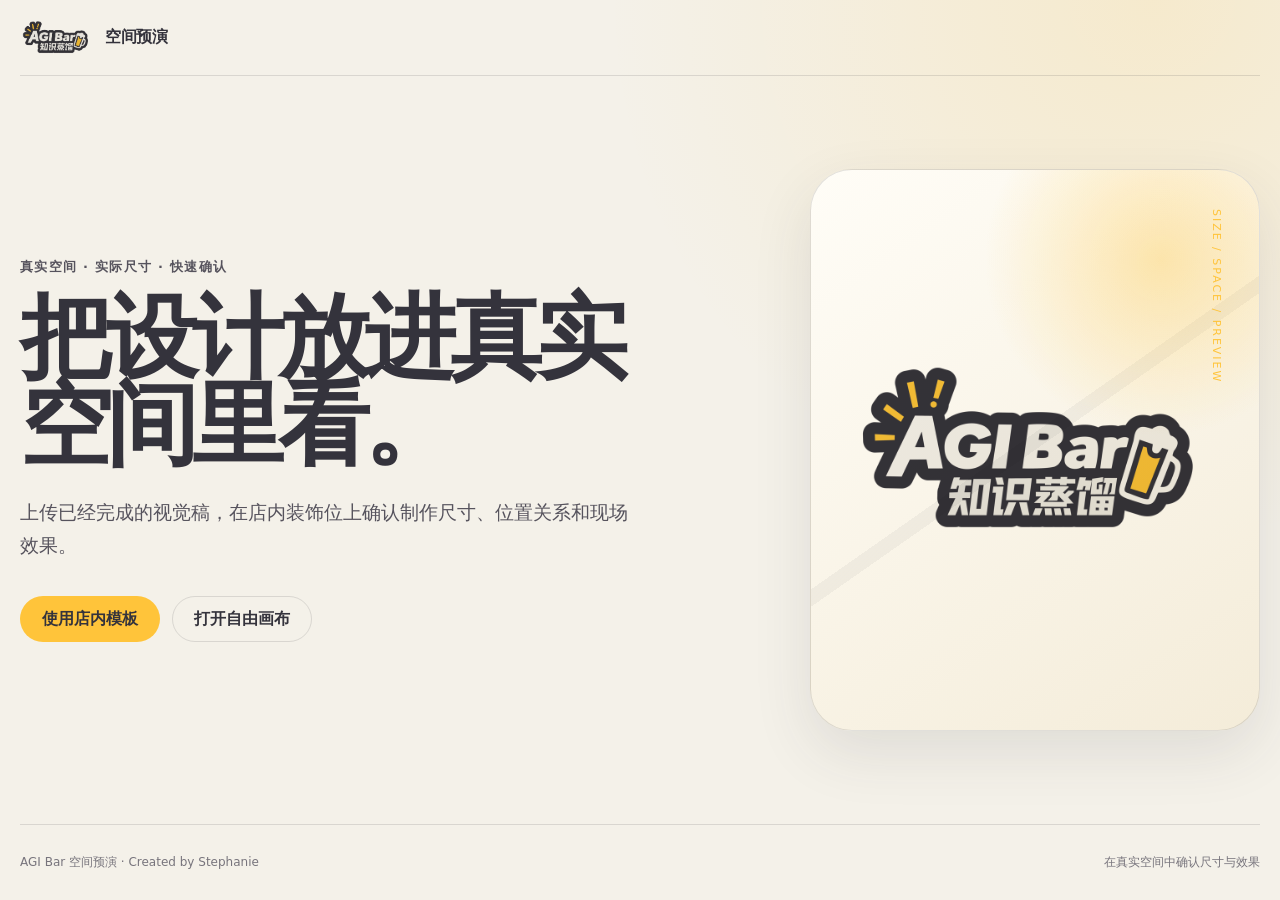
<file: index.html>
<!doctype html>
<html lang="zh-CN">
<head>
  <meta charset="utf-8">
  <meta name="viewport" content="width=device-width, initial-scale=1">
  <meta name="description" content="AGI Bar 空间预演 — 在真实店内空间中确认设计尺寸与陈列效果。">
  <title>AGI Bar 空间预演</title>
  <link rel="stylesheet" href="portal.css?v=20260814-2">
</head>
<body>
  <div class="app-shell">
    <header class="site-nav">
      <a class="wordmark" href="#/" aria-label="返回 AGI Bar 空间预演首页">
        <img class="wordmark-logo" src="assets/agi-bar-logo.png" alt="AGI Bar">
        <span>空间预演</span>
      </a>
      <nav class="nav-actions" id="globalNav" aria-label="主导航">
        <button class="nav-link" id="backHomeBtn" type="button" hidden>返回首页</button>
        <a class="nav-link" id="freeCanvasEntry" href="editor.html?mode=guest&amp;return=workspace" hidden>自由画布</a>
        <button class="account-trigger" id="accountTrigger" type="button" aria-haspopup="dialog" aria-expanded="false" hidden>
          <span class="member-avatar" id="navAvatar">S</span>
          <span id="navNickname">账号</span>
          <span class="chevron" aria-hidden="true">⌄</span>
        </button>
      </nav>
    </header>

    <main id="app"></main>

    <footer class="site-footer">
      <span>AGI Bar 空间预演 · Created by Stephanie</span>
      <span>在真实空间中确认尺寸与效果</span>
    </footer>
  </div>

  <div class="account-layer" id="accountLayer" hidden></div>
  <div class="toast-region" id="toastRegion" aria-live="polite"></div>
  <script src="portal.js?v=20260814-5"></script>
</body>
</html>
</file>
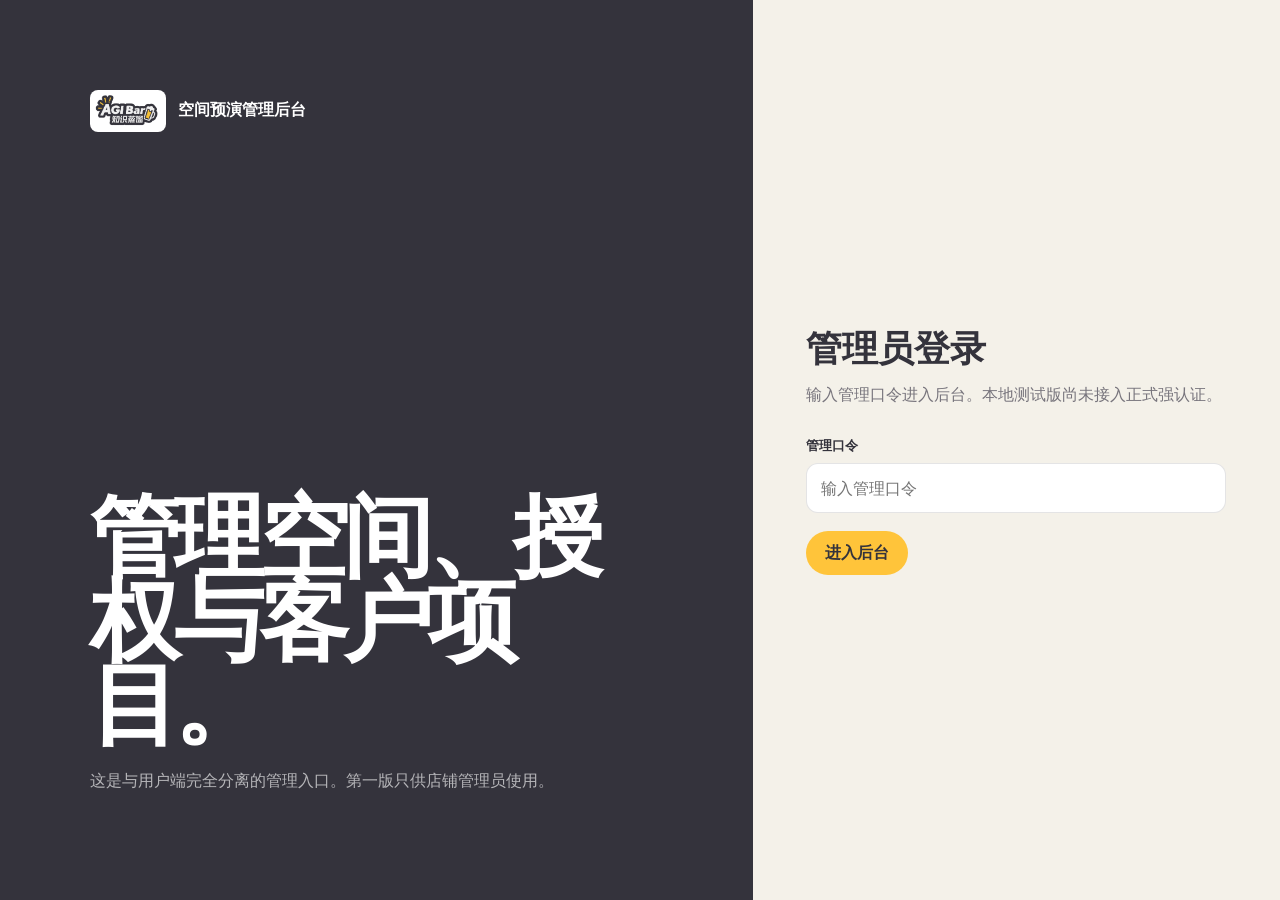
<file: admin.html>
<!doctype html>
<html lang="zh-CN">
<head>
  <meta charset="utf-8">
  <meta name="viewport" content="width=device-width, initial-scale=1">
  <meta name="robots" content="noindex,nofollow">
  <title>AGI Bar 空间预演 · 管理后台</title>
  <link rel="stylesheet" href="admin.css?v=20260813-2">
</head>
<body>
  <main id="adminApp"></main>
  <div class="admin-toast-region" id="adminToastRegion" aria-live="polite"></div>
  <script src="admin.js?v=20260814-3"></script>
</body>
</html>
</file>
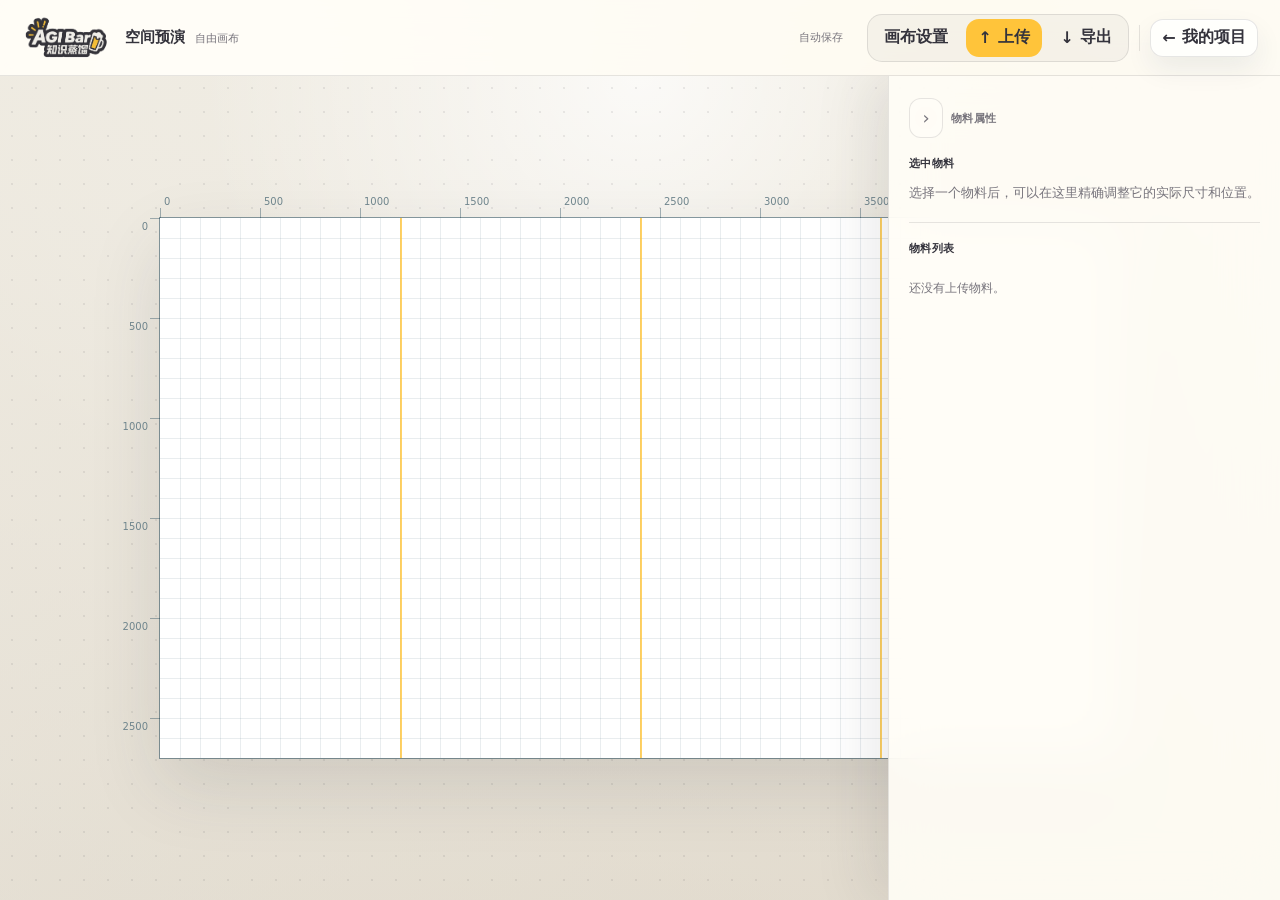
<file: editor.html>
<!doctype html>
<html lang="zh-CN">
<head>
  <meta charset="utf-8">
  <meta name="viewport" content="width=device-width, initial-scale=1">
  <title>AGI Bar 空间预演 · 编辑器</title>
  <link rel="stylesheet" href="styles.css?v=20260814-5">
</head>
<body>
  <div class="app hidden" id="app">
    <header class="topbar">
      <div class="editor-brand">
        <img src="assets/agi-bar-logo.png" alt="AGI Bar">
        <span class="editor-brand-copy">
          <strong>空间预演</strong>
          <small id="canvasSummary">自由画布</small>
        </span>
      </div>
      <span class="save-status" id="projectHomeStatus" aria-live="polite">自动保存</span>
      <div class="toolbar">
        <div class="toolbar-group editor-tools">
          <div class="menu-wrap">
          <button class="toolbar-action" id="canvasSettingsBtn" type="button" aria-haspopup="true" aria-expanded="false" title="画布设置">
            <span class="button-label">画布设置</span>
          </button>
          <div class="export-menu canvas-settings-menu" id="canvasSettingsMenu">
            <div class="menu-heading">
              <strong>画布基础</strong>
              <span>尺寸、网格与背景</span>
            </div>
            <div class="fields">
              <label>宽 mm<input id="canvasW" type="number" min="100" value="4800"></label>
              <label>高 mm<input id="canvasH" type="number" min="100" value="2700"></label>
              <label>等比分割<input id="divisions" type="number" min="1" max="24" value="4"></label>
              <label>网格间距 mm<input id="gridStep" type="number" min="5" value="100"></label>
            </div>
            <div class="settings-row">
              <span>画布类型</span>
              <div class="segmented" aria-label="画布类型">
                <button id="gridModeBtn" class="active" type="button">网格</button>
                <button id="solidModeBtn" type="button">纯色</button>
              </div>
            </div>
            <div class="settings-row">
              <span>背景颜色</span>
              <div class="segmented" aria-label="背景颜色">
                <button id="whiteBgBtn" class="active" type="button">白色</button>
                <button id="blackBgBtn" type="button">黑色</button>
              </div>
            </div>
            <div class="settings-row zoom-setting">
              <label>缩放<input id="zoom" type="range" min="5" max="200" value="20"></label>
              <input id="zoomReadout" readonly value="20%" aria-label="当前缩放比例">
            </div>
          </div>
          </div>
          <div class="menu-wrap">
          <button class="primary toolbar-action" id="uploadMenuBtn" type="button" aria-haspopup="true" aria-expanded="false" title="上传">
            <span class="button-icon" aria-hidden="true">↑</span>
            <span class="button-label">上传</span>
          </button>
          <div class="export-menu" id="uploadMenu">
            <button id="uploadImagesBtn" type="button">上传图片</button>
            <button id="loadProjectBtn" type="button">导入项目 JSON</button>
          </div>
          </div>
          <div class="menu-wrap">
          <button class="toolbar-action" id="exportMenuBtn" type="button" aria-haspopup="true" aria-expanded="false" title="导出">
            <span class="button-icon" aria-hidden="true">↓</span>
            <span class="button-label">导出</span>
          </button>
          <div class="export-menu" id="exportMenu">
            <button id="exportPngBtn" type="button">导出预览 PNG</button>
            <button id="exportCsvBtn" type="button">导出尺寸 CSV</button>
            <div class="menu-separator"></div>
            <button id="saveProjectBtn" type="button">保存项目 JSON</button>
          </div>
          </div>
        </div>
        <span class="toolbar-divider" aria-hidden="true"></span>
        <button class="toolbar-action back-action" id="backProjectsBtn" type="button" title="返回我的项目">
          <span class="button-icon" aria-hidden="true">←</span>
          <span class="button-label">我的项目</span>
        </button>
      </div>
    </header>

    <main class="canvas-viewport">
      <div class="segmented canvas-view-switch" id="templateViewSwitch" aria-label="店内模板视图">
        <button id="outlineViewBtn" class="active" type="button">轮廓预览</button>
        <button id="photoViewBtn" type="button">实景预览</button>
      </div>
      <div class="canvas-wrap" id="canvasWrap">
        <div class="stage-shell" id="stageShell">
          <div class="stage-frame" id="stageFrame">
            <div class="ruler-top" id="rulerTop"></div>
            <div class="ruler-left" id="rulerLeft"></div>
            <div class="stage" id="stage"></div>
          </div>
        </div>
      </div>
    </main>

    <aside class="side right" id="logoPanel">
      <div class="side-head">
        <button class="icon panel-toggle" id="toggleRightBtn" title="收起物料属性" aria-controls="logoPanel" type="button">›</button>
        <span>物料属性</span>
      </div>
      <div class="side-content">
        <section class="section">
          <h2>选中物料</h2>
          <div id="selectedPanel" class="selected-empty">选择一个物料后，可以在这里精确调整实际尺寸和位置。</div>
        </section>
        <section class="section">
          <h2>物料列表</h2>
          <div class="logo-list" id="logoList"></div>
        </section>
      </div>
    </aside>
  </div>

  <input class="hidden-input" id="fileInput" type="file" accept="image/png,image/jpeg,image/webp,image/svg+xml" multiple>
  <input class="hidden-input" id="jsonInput" type="file" accept="application/json">
  <script src="app.js?v=20260816-1"></script>
</body>
</html>
</file>
<file: portal.css>
:root {
  color-scheme: light;
  --ink: #34333c;
  --ink-soft: #56535d;
  --muted: #77747c;
  --paper: #f4f1e9;
  --surface: #fffdf7;
  --line: rgba(52, 51, 60, .14);
  --line-strong: rgba(52, 51, 60, .26);
  --accent: #ffc43a;
  --accent-hover: #f1b51e;
  --navy: #34333c;
  --shadow: 0 22px 60px rgba(52, 51, 60, .11);
  --content: 1240px;
  font-family: Geist, "SF Pro Text", "PingFang SC", "Microsoft YaHei", system-ui, sans-serif;
}

* { box-sizing: border-box; }
html { background: var(--paper); }
body { margin: 0; min-width: 320px; min-height: 100vh; color: var(--ink); background: radial-gradient(circle at 90% 0, rgba(255,196,58,.16), transparent 34rem), var(--paper); }
body, button, input { font: inherit; }
button, a { -webkit-tap-highlight-color: transparent; }
button:focus-visible, a:focus-visible, input:focus-visible { outline: 3px solid rgba(16, 44, 52, .25); outline-offset: 3px; }
[hidden] { display: none !important; }

.app-shell { min-height: 100vh; display: flex; flex-direction: column; overflow-x: hidden; }
.site-nav { width: min(calc(100% - 40px), var(--content)); height: 76px; margin: 0 auto; display: flex; align-items: center; justify-content: space-between; gap: 20px; border-bottom: 1px solid var(--line); }
.wordmark { display: inline-flex; align-items: center; gap: 11px; color: inherit; text-decoration: none; font-weight: 780; letter-spacing: -.025em; }
.member-avatar { flex: 0 0 auto; display: grid; place-items: center; border-radius: 50%; color: white; background: var(--navy); font-weight: 800; }
.wordmark-logo { width: 74px; height: 42px; object-fit: contain; mix-blend-mode: multiply; }
.nav-actions { display: flex; align-items: center; gap: 8px; }
.nav-link { border: 0; padding: 10px 13px; color: var(--ink-soft); background: transparent; text-decoration: none; font-weight: 680; cursor: pointer; }
.nav-link:hover { color: var(--ink); }
.account-trigger { min-height: 44px; display: inline-flex; align-items: center; gap: 9px; padding: 5px 12px 5px 6px; border: 1px solid var(--line); border-radius: 999px; color: var(--ink); background: rgba(255,255,255,.6); cursor: pointer; }
.account-trigger:hover { border-color: var(--line-strong); background: white; }
.member-avatar { width: 32px; height: 32px; color: white; }
.chevron { color: var(--muted); font-size: 15px; transition: transform 160ms ease; }
.account-trigger[aria-expanded="true"] .chevron { transform: rotate(180deg); }
#app { flex: 1; min-width: 0; }

.landing-view { width: min(calc(100% - 40px), var(--content)); min-height: calc(100vh - 152px); margin: 0 auto; padding: clamp(56px, 10vh, 110px) 0; display: grid; grid-template-columns: minmax(0, 1.08fr) minmax(360px, .72fr); gap: clamp(50px, 9vw, 120px); align-items: center; }
.landing-copy { max-width: 760px; }
.eyebrow { margin: 0 0 18px; color: var(--ink-soft); font-size: 13px; font-weight: 760; letter-spacing: .1em; }
h1, h2, h3, p { overflow-wrap: anywhere; }
.landing-copy h1 { max-width: 11ch; margin: 0; font-size: clamp(58px, 7.2vw, 104px); line-height: .95; letter-spacing: -.066em; font-weight: 760; }
.landing-copy > p:not(.eyebrow) { max-width: 620px; margin: 28px 0 0; color: var(--ink-soft); font-size: clamp(17px, 1.5vw, 20px); line-height: 1.7; }
.hero-actions { display: flex; flex-wrap: wrap; gap: 12px; margin-top: 34px; }
.button { min-height: 46px; border: 1px solid transparent; border-radius: 999px; padding: 0 21px; display: inline-flex; align-items: center; justify-content: center; color: white; background: var(--navy); text-decoration: none; font-weight: 760; cursor: pointer; transition: transform 140ms ease, background 160ms ease, border-color 160ms ease; }
.button:hover { transform: translateY(-1px); }
.button:active { transform: scale(.98); }
.button.secondary { color: var(--ink); background: var(--accent); }
.button.secondary:hover { background: var(--accent-hover); }
.button.ghost { color: var(--ink); background: transparent; border-color: var(--line); }
.button.ghost:hover { border-color: var(--line-strong); background: rgba(255,255,255,.6); }
.button.compact { min-height: 38px; padding: 0 15px; font-size: 13px; }
.button.full { width: 100%; }

.brand-canvas { aspect-ratio: 4 / 5; max-height: 610px; position: relative; overflow: hidden; border-radius: 42px; color: white; background: linear-gradient(145deg, #fffdf7, #f4ecd9); border: 1px solid var(--line); box-shadow: var(--shadow); isolation: isolate; }
.brand-canvas::before { content: ""; position: absolute; inset: 0; background: radial-gradient(circle at 78% 16%, rgba(255,196,58,.36), transparent 30%), linear-gradient(145deg, transparent 48%, rgba(52,51,60,.05) 48% 50%, transparent 50%); }
.brand-logo-large { width: 84%; height: auto; position: absolute; left: 8%; top: 50%; transform: translateY(-50%); object-fit: contain; mix-blend-mode: multiply; }
.brand-canvas small { position: absolute; right: 8%; top: 7%; color: var(--accent); font-size: 11px; letter-spacing: .18em; writing-mode: vertical-rl; }

.access-view { width: min(calc(100% - 40px), 1080px); min-height: calc(100vh - 152px); margin: 0 auto; padding: clamp(52px, 10vh, 110px) 0; display: grid; grid-template-columns: minmax(0, 1fr) minmax(340px, .66fr); gap: clamp(50px, 9vw, 110px); align-items: center; }
.back-link { border: 0; padding: 0; margin: 0 0 42px; color: var(--ink-soft); background: transparent; font-weight: 700; cursor: pointer; }
.back-link:hover { color: var(--ink); }
.access-intro h1 { max-width: 10ch; margin: 0; font-size: clamp(52px, 7vw, 88px); line-height: .96; letter-spacing: -.06em; }
.access-intro > p:last-child { max-width: 520px; margin: 26px 0 0; color: var(--muted); line-height: 1.7; }
.access-card { padding: clamp(26px, 5vw, 44px); border: 1px solid var(--line); border-radius: 28px; background: rgba(255,255,255,.68); box-shadow: var(--shadow); }
.form-stack { display: grid; gap: 20px; }
.field { display: grid; gap: 8px; }
.field span { color: var(--ink-soft); font-size: 13px; font-weight: 700; }
.field input { width: 100%; height: 54px; border: 1px solid var(--line); border-radius: 13px; padding: 0 15px; color: var(--ink); background: white; }
.form-note { margin: 0; color: var(--muted); font-size: 13px; line-height: 1.6; }

.workspace-view { width: min(calc(100% - 40px), var(--content)); min-height: calc(100vh - 152px); margin: 0 auto; padding: clamp(18px, 2.3vw, 28px) 0 90px; }
.workspace-heading { display: flex; align-items: end; justify-content: space-between; gap: 24px; margin-bottom: 34px; }
.workspace-heading h1 { margin: 0; font-size: clamp(48px, 6vw, 82px); line-height: .95; letter-spacing: -.06em; }
.workspace-tabs { display: flex; gap: 30px; margin-bottom: 28px; border-bottom: 1px solid var(--line); }
.workspace-tab { position: relative; border: 0; padding: 0 0 15px; color: var(--muted); background: transparent; font-weight: 760; cursor: pointer; }
.workspace-tab span { margin-left: 5px; font-size: 12px; }
.workspace-tab.active { color: var(--ink); }
.workspace-tab.active::after { content: ""; position: absolute; left: 0; right: 0; bottom: -1px; height: 3px; border-radius: 3px 3px 0 0; background: var(--ink); }
.card-grid { display: grid; grid-template-columns: repeat(3, minmax(0, 1fr)); grid-auto-flow: dense; gap: 18px; }
.content-card { min-width: 0; overflow: hidden; border: 1px solid var(--line); border-radius: 20px; background: rgba(255,255,255,.72); transition: transform 180ms ease, box-shadow 180ms ease; }
.content-card:hover { transform: translateY(-3px); box-shadow: var(--shadow); }
.project-card { cursor: pointer; }
.project-card:focus-visible { outline: 3px solid var(--accent); outline-offset: 4px; }
.card-visual { aspect-ratio: 16 / 10; position: relative; overflow: hidden; background: var(--navy); }
.card-visual > img:not(.project-overlay) { width: 100%; height: 100%; object-fit: cover; display: block; transition: transform 700ms ease; }
.content-card:hover .card-visual > img:not(.project-overlay) { transform: scale(1.035); }
.project-overlay { position: absolute; z-index: 2; height: auto; object-fit: contain; }
.project-status { position: absolute; z-index: 3; left: 14px; top: 14px; padding: 7px 9px; border-radius: 999px; color: white; background: rgba(13,31,37,.76); backdrop-filter: blur(10px); font-size: 11px; font-weight: 700; }
.outline-art { width: 72%; height: 58%; position: absolute; left: 14%; top: 21%; border: 1px solid rgba(255,196,58,.9); background-image: radial-gradient(circle, rgba(255,196,58,.92) 0 2px, transparent 2.5px); background-size: 20px 20px; }
.card-body { padding: 20px; }
.card-body small { color: var(--muted); }
.card-body h2 { margin: 5px 0 10px; font-size: 24px; letter-spacing: -.035em; }
.card-body > p { min-height: 42px; margin: 0 0 18px; color: var(--muted); font-size: 13px; line-height: 1.6; }
.space-meta { min-height: 60px; display: flex; flex-wrap: wrap; align-content: flex-start; gap: 7px; margin: 15px 0; }
.space-meta span { padding: 6px 8px; border: 1px solid var(--line); border-radius: 7px; color: var(--muted); font-size: 12px; }
.card-actions { display: flex; align-items: center; gap: 8px; }
.icon-button { min-width: 38px; height: 38px; border: 1px solid var(--line); border-radius: 999px; padding: 0 12px; color: var(--ink); background: transparent; font-size: 12px; font-weight: 730; cursor: pointer; }
.icon-button:hover { border-color: var(--line-strong); background: white; }
.project-empty { min-height: 440px; display: grid; place-items: center; align-content: center; text-align: center; }
.project-empty h2 { margin: 22px 0 5px; font-size: 30px; }
.project-empty p { margin: 0 0 22px; color: var(--muted); }
.empty-visual { width: 190px; height: 130px; position: relative; }
.empty-visual span { width: 112px; height: 76px; position: absolute; border: 1px solid var(--line-strong); border-radius: 14px; background: rgba(255,255,255,.7); }
.empty-visual span:nth-child(1) { left: 0; bottom: 0; transform: rotate(-8deg); }
.empty-visual span:nth-child(2) { right: 0; bottom: 0; transform: rotate(8deg); }
.empty-visual span:nth-child(3) { left: 39px; top: 0; border-color: var(--accent-hover); background: var(--accent); }

.account-layer { position: fixed; inset: 0; z-index: 60; }
.account-scrim { position: absolute; inset: 0; background: rgba(9,24,29,.3); backdrop-filter: blur(3px); }
.account-panel { width: min(430px, calc(100vw - 24px)); max-height: calc(100vh - 24px); position: absolute; top: 12px; right: 12px; overflow: auto; border-radius: 24px; background: var(--surface); box-shadow: 0 30px 90px rgba(8,27,33,.25); animation: panel-in 180ms ease-out; }
@keyframes panel-in { from { opacity: 0; transform: translateY(-8px) scale(.98); } }
.account-head { display: flex; align-items: start; justify-content: space-between; padding: 26px; border-bottom: 1px solid var(--line); }
.account-head small, .account-label { display: block; margin-bottom: 6px; color: var(--muted); font-size: 11px; font-weight: 760; letter-spacing: .08em; }
.account-head h2 { margin: 0; font-size: 30px; }
.modal-close { width: 38px; height: 38px; border: 1px solid var(--line); border-radius: 50%; color: var(--ink); background: transparent; font-size: 22px; cursor: pointer; }
.account-section { padding: 22px 26px; border-bottom: 1px solid var(--line); }
.account-section > strong { display: block; font-size: 18px; }
.account-section > p { margin: 6px 0 16px; color: var(--muted); font-size: 13px; line-height: 1.6; }
.copy-row { width: 100%; display: flex; align-items: center; justify-content: space-between; gap: 14px; padding: 13px 14px; border: 1px solid var(--line); border-radius: 13px; color: var(--ink); background: white; text-align: left; cursor: pointer; }
.copy-row + .copy-row { margin-top: 8px; }
.copy-row span { min-width: 0; }
.copy-row small, .copy-row b { display: block; }
.copy-row small { color: var(--muted); font-size: 11px; }
.copy-row b { margin-top: 4px; overflow: hidden; text-overflow: ellipsis; }
.copy-row em { color: var(--ink-soft); font-size: 12px; font-style: normal; font-weight: 760; }
.account-section .button { margin-top: 10px; }
.account-footer { padding: 20px 26px; display: flex; align-items: center; justify-content: space-between; gap: 12px; color: var(--muted); font-size: 11px; }
.text-button { padding: 0; border: 0; color: var(--ink); background: transparent; font-weight: 760; cursor: pointer; }

.share-view, .simple-state { width: min(calc(100% - 40px), 1100px); min-height: calc(100vh - 152px); margin: 0 auto; padding: 58px 0 90px; }
.share-heading h1, .simple-state h1 { max-width: 14ch; margin: 0; font-size: clamp(48px, 6vw, 84px); line-height: .96; letter-spacing: -.055em; }
.share-heading > p:last-child, .simple-state p { color: var(--muted); }
.share-canvas { aspect-ratio: 16 / 10; margin-top: 34px; position: relative; overflow: hidden; border-radius: 22px; background: var(--navy); box-shadow: var(--shadow); }
.share-canvas > img:first-child { width: 100%; height: 100%; object-fit: cover; }
.share-outline { height: 58%; }
.simple-state { display: grid; place-items: start; align-content: center; }

.site-footer { width: min(calc(100% - 40px), var(--content)); min-height: 76px; margin: auto auto 0; border-top: 1px solid var(--line); display: flex; align-items: center; justify-content: space-between; gap: 20px; color: var(--muted); font-size: 12px; }
.toast-region { position: fixed; z-index: 100; right: 18px; bottom: 18px; display: grid; gap: 8px; }
.toast { max-width: min(380px, calc(100vw - 36px)); padding: 13px 16px; border-radius: 12px; color: white; background: var(--navy); box-shadow: var(--shadow); animation: panel-in 160ms ease-out; }

@media (max-width: 960px) {
  .landing-view, .access-view { grid-template-columns: 1fr; }
  .brand-canvas { width: min(100%, 560px); aspect-ratio: 16 / 10; max-height: none; }
  .card-grid { grid-template-columns: repeat(2, minmax(0, 1fr)); }
}

@media (max-width: 640px) {
  .site-nav { width: min(calc(100% - 24px), var(--content)); height: 66px; }
  .nav-link { padding: 8px; font-size: 12px; }
  .account-trigger { max-width: 132px; }
  #navNickname { white-space: nowrap; overflow: hidden; text-overflow: ellipsis; }
  .landing-view, .access-view, .workspace-view, .share-view, .simple-state { width: calc(100% - 24px); min-height: calc(100vh - 132px); padding-top: 42px; }
  .workspace-view { padding-top: 18px; }
  .landing-copy h1 { font-size: clamp(50px, 15vw, 68px); }
  .brand-canvas { border-radius: 24px; }
  .access-view { gap: 42px; }
  .workspace-heading { align-items: flex-start; flex-direction: column; }
  .workspace-heading .button { width: 100%; }
  .card-grid { grid-template-columns: 1fr; }
  .workspace-tabs { gap: 22px; }
  .card-body > p, .space-meta { min-height: 0; }
  .account-panel { width: 100%; max-height: 88vh; top: auto; right: 0; bottom: 0; border-radius: 24px 24px 0 0; }
  .site-footer { width: calc(100% - 24px); padding: 20px 0; align-items: flex-start; flex-direction: column; }
}

@media (prefers-reduced-motion: reduce) {
  *, *::before, *::after { animation-duration: .01ms !important; transition-duration: .01ms !important; scroll-behavior: auto !important; }
}
</file>
<file: admin.css>
:root { --ink:#34333c; --muted:#77747c; --paper:#f4f1e9; --surface:#fffdf7; --line:rgba(52,51,60,.13); --accent:#ffc43a; --navy:#34333c; font-family:Geist,"PingFang SC",system-ui,sans-serif; }
*{box-sizing:border-box} body{margin:0;min-width:320px;min-height:100vh;color:var(--ink);background:var(--paper)}button,input,select{font:inherit}button{cursor:pointer}
.admin-login{min-height:100vh;display:grid;grid-template-columns:minmax(0,1fr) minmax(400px,.7fr)}
.login-brand{padding:clamp(40px,7vw,100px);display:flex;flex-direction:column;justify-content:space-between;color:white;background:var(--navy)}
.admin-wordmark{display:flex;align-items:center;gap:12px;font-weight:800}.admin-wordmark img{width:76px;height:42px;padding:3px;border-radius:8px;object-fit:contain;background:#fff}
.login-brand h1{max-width:10ch;margin:60px 0 20px;font-size:clamp(52px,7vw,96px);line-height:.94;letter-spacing:-.06em}.login-brand p{max-width:520px;color:rgba(255,255,255,.64);line-height:1.7}
.login-form-wrap{padding:40px;display:grid;place-items:center}.login-form{width:min(100%,420px)}.login-form h2{margin:0 0 8px;font-size:36px}.login-form>p{margin:0 0 30px;color:var(--muted);line-height:1.6}
.field{display:grid;gap:8px;margin-bottom:18px}.field span{font-size:13px;font-weight:700}.field input,.field select{width:100%;height:50px;border:1px solid var(--line);border-radius:12px;padding:0 14px;background:white}.field-grid{display:grid;grid-template-columns:1fr 1fr;gap:14px}.admin-button{min-height:44px;border:1px solid transparent;border-radius:999px;padding:0 18px;color:white;background:var(--navy);font-weight:760}.admin-button.accent{color:var(--ink);background:var(--accent)}.admin-button.ghost{color:var(--ink);border-color:var(--line);background:transparent}.admin-button.small{min-height:34px;padding:0 12px;font-size:12px}
.admin-shell{min-height:100vh;display:grid;grid-template-columns:250px minmax(0,1fr)}.admin-sidebar{position:sticky;top:0;height:100vh;padding:24px 18px;display:flex;flex-direction:column;color:white;background:var(--navy)}.admin-sidebar .admin-wordmark{padding:0 8px 30px}.admin-nav{display:grid;gap:5px}.admin-nav button{height:44px;border:0;border-radius:10px;padding:0 13px;color:rgba(255,255,255,.6);background:transparent;text-align:left;font-weight:700}.admin-nav button:hover,.admin-nav button.active{color:white;background:rgba(255,255,255,.09)}.admin-sidebar-footer{margin-top:auto;padding:18px 8px 0;border-top:1px solid rgba(255,255,255,.12);color:rgba(255,255,255,.48);font-size:12px}.admin-sidebar-footer a{color:var(--accent);text-decoration:none}
.admin-main{min-width:0;padding:42px clamp(24px,5vw,72px) 80px}.admin-topbar{display:flex;align-items:end;justify-content:space-between;gap:20px;margin-bottom:34px}.admin-topbar small{color:var(--muted);font-weight:700}.admin-topbar h1{margin:5px 0 0;font-size:clamp(42px,5vw,68px);line-height:.95;letter-spacing:-.055em}.admin-actions{display:flex;gap:8px}
.metric-grid{display:grid;grid-template-columns:repeat(4,minmax(0,1fr));gap:14px;margin-bottom:26px}.metric-card{padding:20px;border:1px solid var(--line);border-radius:17px;background:rgba(255,255,255,.66)}.metric-card small{color:var(--muted)}.metric-card strong{display:block;margin-top:12px;font-size:34px;letter-spacing:-.04em}.metric-card span{display:block;margin-top:4px;color:var(--muted);font-size:12px}
.admin-panel{border:1px solid var(--line);border-radius:20px;background:rgba(255,255,255,.72);overflow:hidden}.admin-panel+.admin-panel{margin-top:18px}.panel-head{padding:20px 22px;display:flex;align-items:center;justify-content:space-between;gap:16px;border-bottom:1px solid var(--line)}.panel-head h2{margin:0;font-size:20px}.panel-head p{margin:4px 0 0;color:var(--muted);font-size:12px}.panel-body{padding:22px}.admin-table-wrap{overflow:auto}.admin-table{width:100%;border-collapse:collapse}.admin-table th,.admin-table td{padding:14px 12px;border-bottom:1px solid var(--line);text-align:left;font-size:13px;vertical-align:top}.admin-table th{color:var(--muted);font-weight:680}.admin-table tr:last-child td{border-bottom:0}.status{display:inline-flex;align-items:center;gap:7px}.status::before{content:"";width:7px;height:7px;border-radius:50%;background:#43a66d}.status.expired::before{background:#db6a50}.table-actions{display:flex;gap:7px}
.empty-admin{padding:44px;color:var(--muted);text-align:center}.space-admin-grid{display:grid;grid-template-columns:repeat(3,minmax(0,1fr));gap:14px}.space-admin-card{padding:20px;border:1px solid var(--line);border-radius:16px;background:white}.space-admin-card h3{margin:5px 0 12px;font-size:22px}.space-admin-card p{color:var(--muted);font-size:13px;line-height:1.6}.space-admin-card code{font-size:12px}
.form-panel{max-width:760px}.form-actions{display:flex;gap:10px;margin-top:26px}.helper{color:var(--muted);font-size:12px;line-height:1.6}.admin-toast-region{position:fixed;right:18px;bottom:18px;z-index:30}.admin-toast{padding:13px 16px;border-radius:11px;color:white;background:var(--navy);box-shadow:0 20px 50px rgba(10,30,36,.2)}
.admin-modal-layer{position:fixed;inset:0;z-index:40;display:grid;place-items:center;padding:18px;background:rgba(8,26,32,.46);backdrop-filter:blur(5px)}.admin-modal{width:min(100%,620px);max-height:calc(100vh - 36px);overflow:auto;border-radius:22px;background:var(--surface);box-shadow:0 30px 90px rgba(8,26,32,.28)}.admin-modal-head{padding:22px 24px;display:flex;align-items:start;justify-content:space-between;gap:16px;border-bottom:1px solid var(--line)}.admin-modal-head h2{margin:0;font-size:26px}.admin-modal-head button{width:36px;height:36px;border:1px solid var(--line);border-radius:50%;background:transparent}.admin-modal-body{padding:24px}
.project-detail-modal{width:min(100%,760px)}.admin-project-preview{aspect-ratio:16/9;margin-bottom:22px;position:relative;overflow:hidden;border-radius:15px;background:var(--navy)}.admin-preview-bg{width:100%;height:100%;object-fit:cover}.admin-preview-outline{width:72%;height:58%;position:absolute;left:14%;top:21%;border:1px solid var(--accent);background-image:radial-gradient(circle,var(--accent) 0 2px,transparent 2.5px);background-size:18px 18px}.admin-preview-item{position:absolute;z-index:2;height:auto}.admin-project-preview>span{position:absolute;z-index:3;left:12px;top:12px;padding:6px 9px;border-radius:999px;color:white;background:rgba(8,27,33,.72);font-size:11px}
@media(max-width:900px){.admin-login{grid-template-columns:1fr}.login-brand{min-height:42vh}.admin-shell{grid-template-columns:1fr}.admin-sidebar{position:static;width:100%;height:auto}.admin-nav{display:flex;overflow:auto}.admin-nav button{white-space:nowrap}.admin-sidebar-footer{display:none}.metric-grid{grid-template-columns:1fr 1fr}.space-admin-grid{grid-template-columns:1fr 1fr}}
@media(max-width:600px){.login-form-wrap{padding:26px 18px}.admin-main{padding:30px 14px 60px}.admin-topbar{align-items:flex-start;flex-direction:column}.admin-actions{width:100%}.admin-actions .admin-button{flex:1}.metric-grid,.space-admin-grid,.field-grid{grid-template-columns:1fr}.panel-head{align-items:flex-start;flex-direction:column}}
</file>
<file: styles.css>
:root {
      --ink: #34333c;
      --muted: #77747c;
      --line: rgba(52, 51, 60, .12);
      --panel: rgba(255, 253, 247, .9);
      --white: #ffffff;
      --paper: #eeeae0;
      --cream: #fffdf7;
      --sand: #e8e1d4;
      --taupe: #c7beb0;
      --mist: #d8d0c2;
      --sage: #aaa29a;
      --mint: #ffc43a;
      --deep-sage: #34333c;
      --accent: #ffc43a;
      --accent-strong: #e4a600;
      --accent-weak: rgba(255, 196, 58, .24);
      --danger: #c86d67;
      --shadow: 0 28px 72px rgba(52, 51, 60, .13);
      font-family: -apple-system, BlinkMacSystemFont, "SF Pro Text", "SF Pro Display", Inter, ui-sans-serif, system-ui, "Segoe UI", sans-serif;
    }

    * { box-sizing: border-box; }
    [hidden] { display: none !important; }

    body {
      margin: 0;
      min-height: 100vh;
      color: var(--ink);
      background:
        radial-gradient(circle at 18% 10%, rgba(255, 255, 255, .92), transparent 28%),
        radial-gradient(circle at 76% 8%, rgba(255, 196, 58, .2), transparent 32%),
        linear-gradient(135deg, #f7f4ed 0%, #eeeae0 48%, #e8e1d4 100%);
      overflow: hidden;
    }

    button, input, select {
      font: inherit;
    }

    button {
      border: 1px solid var(--line);
      background: rgba(255, 255, 255, .72);
      color: var(--ink);
      height: 34px;
      padding: 0 11px;
      border-radius: 10px;
      cursor: pointer;
      box-shadow: 0 12px 28px rgba(5, 48, 70, .07), inset 0 1px 0 rgba(255, 255, 255, .9);
      transition: border-color .16s ease, background .16s ease, box-shadow .16s ease, transform .16s ease;
      outline: none;
    }

    button:hover {
      border-color: rgba(52, 51, 60, .28);
      background: rgba(255, 255, 255, .94);
    }

    button:active { transform: scale(.98); }

    button:focus-visible {
      border-color: rgba(52, 51, 60, .32);
      box-shadow: 0 0 0 4px var(--accent-weak);
    }

    button.primary {
      background: var(--accent);
      border-color: rgba(52, 51, 60, .08);
      color: var(--ink);
    }

    button.icon {
      width: 34px;
      padding: 0;
      display: inline-grid;
      place-items: center;
    }

    input, select {
      height: 34px;
      border: 1px solid var(--line);
      border-radius: 10px;
      background: rgba(255, 255, 255, .72);
      color: var(--ink);
      padding: 0 9px;
      min-width: 0;
      outline: none;
    }

    input:focus, select:focus {
      border-color: rgba(52, 51, 60, .3);
      box-shadow: 0 0 0 4px var(--accent-weak);
    }

    label {
      display: grid;
      gap: 5px;
      color: var(--muted);
      font-size: 12px;
      line-height: 1.2;
    }

    .hidden { display: none !important; }

    .app {
      height: 100vh;
      display: grid;
      grid-template-columns: minmax(0, 1fr);
      grid-template-rows: 76px 1fr;
      position: relative;
    }

    .topbar {
      grid-column: 1 / -1;
      display: flex;
      align-items: center;
      justify-content: space-between;
      gap: 24px;
      padding: 14px 22px;
      background: rgba(255, 253, 247, .9);
      backdrop-filter: blur(24px) saturate(1.1);
      border-bottom: 1px solid var(--line);
      min-width: 0;
      z-index: 60;
    }

    .editor-brand {
      display: flex;
      align-items: center;
      gap: 11px;
      min-width: 220px;
      color: inherit;
      text-decoration: none;
    }

    .editor-brand img {
      width: 92px;
      height: 46px;
      object-fit: contain;
      mix-blend-mode: multiply;
    }

    .editor-brand-copy {
      display: flex;
      align-items: baseline;
      gap: 10px;
      min-width: 0;
    }
    .editor-brand-copy strong { font-size: 15px; line-height: 1; white-space: nowrap; }
    .editor-brand-copy small {
      color: var(--muted);
      font-size: 11px;
      letter-spacing: .01em;
      white-space: nowrap;
    }

    .save-status {
      margin-left: auto;
      color: var(--muted);
      font-size: 11px;
      white-space: nowrap;
    }

    .toolbar {
      display: flex;
      align-items: center;
      gap: 10px;
      flex: 0 0 auto;
      flex-wrap: nowrap;
      justify-content: flex-end;
    }

    .toolbar-group { display: flex; align-items: center; gap: 6px; padding: 4px; border: 1px solid var(--line); border-radius: 15px; background: rgba(52,51,60,.045); }
    .toolbar-group .toolbar-action { border-color: transparent; background: transparent; box-shadow: none; }
    .toolbar-group .toolbar-action:hover { background: rgba(255,255,255,.9); }
    .toolbar-group .toolbar-action.primary { background: var(--accent); }
    .toolbar-divider { width: 1px; height: 26px; background: var(--line); }

    .toolbar button {
      height: 38px;
      border-radius: 13px;
      font-weight: 650;
      color: var(--ink);
      white-space: nowrap;
    }

    .toolbar button.primary { color: var(--ink); }

    .toolbar-action {
      display: inline-flex;
      align-items: center;
      justify-content: center;
      gap: 6px;
    }

    .button-icon {
      display: inline-grid;
      place-items: center;
      min-width: 14px;
      font-size: 16px;
      line-height: 1;
    }

    .menu-wrap {
      position: relative;
    }

    .export-menu {
      position: absolute;
      top: calc(100% + 10px);
      right: 0;
      width: 220px;
      padding: 8px;
      border: 1px solid var(--line);
      border-radius: 16px;
      background: rgba(255, 255, 255, .9);
      box-shadow: 0 22px 54px rgba(52, 51, 60, .16);
      backdrop-filter: blur(18px);
      display: none;
      z-index: 50;
    }

    .export-menu.open {
      display: grid;
      gap: 5px;
    }

    .export-menu button {
      width: 100%;
      justify-content: flex-start;
      text-align: left;
      box-shadow: none;
      background: transparent;
      border-color: transparent;
      white-space: nowrap;
    }

    .export-menu button:hover {
      background: var(--accent-weak);
      border-color: transparent;
    }

    .menu-separator {
      height: 1px;
      background: var(--line);
      margin: 5px 7px;
    }

    .canvas-settings-menu {
      width: min(430px, calc(100vw - 24px));
      padding: 18px;
      gap: 16px !important;
    }

    .menu-heading { display: grid; gap: 3px; }
    .menu-heading strong { font-size: 15px; }
    .menu-heading span, .settings-row > span { color: var(--muted); font-size: 11px; }
    .settings-row { display: grid; grid-template-columns: 92px 1fr; gap: 12px; align-items: center; }
    .settings-row .segmented { min-width: 0; }
    .zoom-setting { grid-template-columns: minmax(0, 1fr) 64px; }
    .zoom-setting label { min-width: 0; }
    .zoom-setting input[type="range"] { width: 100%; padding: 0; }
    .zoom-setting > input { width: 64px; text-align: center; }

    .side {
      background: var(--panel);
      border-right: 1px solid var(--line);
      overflow: auto;
      padding: 22px 20px;
      backdrop-filter: blur(28px) saturate(1.16);
      min-width: 0;
      z-index: 20;
      transition: padding .22s ease, opacity .18s ease, transform .22s ease;
    }

    .side.right {
      width: 392px;
      position: fixed;
      top: 76px;
      right: 0;
      bottom: 0;
      z-index: 48;
      border-right: 0;
      border-left: 1px solid var(--line);
      display: flex;
      flex-direction: column;
      min-height: 0;
      overflow: hidden;
      box-shadow: -18px 0 54px rgba(52,51,60,.1);
      transition: transform .22s ease;
    }

    .side-head {
      min-height: 40px;
      display: flex;
      align-items: center;
      justify-content: flex-start;
      gap: 8px;
      margin-bottom: 18px;
    }

    .side-head span {
      color: var(--muted);
      font-size: 11px;
      font-weight: 700;
      letter-spacing: .04em;
      text-transform: uppercase;
      white-space: nowrap;
    }

    .panel-toggle {
      position: static;
      flex: 0 0 auto;
      color: var(--muted);
      font-size: 18px;
      line-height: 1;
      width: 40px;
      height: 40px;
      padding: 0;
      border-radius: 12px;
      background: rgba(255, 253, 247, .94);
      backdrop-filter: blur(18px);
      box-shadow: none;
      transition: transform .18s ease, background .16s ease;
    }

    .app.right-collapsed .side.right {
      transform: translateX(calc(100% - 62px));
    }

    .app.right-collapsed .side.right .side-content,
    .app.right-collapsed .side.right .side-head span { opacity: 0; pointer-events: none; }

    .side.right .side-content {
      display: grid;
      grid-template-rows: auto minmax(0, 1fr);
      flex: 1;
      min-height: 0;
      transition: opacity .14s ease;
    }

    .side.right .section:last-child {
      display: flex;
      flex-direction: column;
      min-height: 0;
    }

    .section {
      padding: 18px 0;
      border-bottom: 1px solid var(--line);
    }

    .section:first-child { padding-top: 0; }
    .section:last-child { border-bottom: 0; }

    .section h2 {
      margin: 0 0 12px;
      font-size: 11px;
      font-weight: 700;
      letter-spacing: .04em;
      text-transform: uppercase;
      color: var(--ink);
    }

    .fields {
      display: grid;
      grid-template-columns: repeat(2, minmax(0, 1fr));
      gap: 10px;
    }

    .side.right input { width: 100%; }
    .side.right .toolbar { justify-content: flex-start; flex-wrap: wrap; }

    .fields.one { grid-template-columns: 1fr; }

    .segmented {
      display: grid;
      grid-template-columns: 1fr 1fr;
      gap: 4px;
      padding: 3px;
      border: 1px solid var(--line);
      border-radius: 12px;
      background: rgba(52, 51, 60, .08);
    }

    .segmented button {
      border: 0;
      background: transparent;
      height: 28px;
      border-radius: 9px;
      box-shadow: none;
    }

    .segmented button.active {
      background: var(--accent);
      box-shadow: 0 10px 20px rgba(52, 51, 60, .1);
    }

    .canvas-viewport {
      grid-column: 1;
      grid-row: 2;
      min-width: 0;
      min-height: 0;
      position: relative;
      overflow: hidden;
    }

    .canvas-wrap {
      position: absolute;
      inset: 0;
      min-width: 0;
      min-height: 0;
      overflow: hidden;
      background:
        radial-gradient(circle, rgba(52,51,60,.09) 0 1px, transparent 1.25px) 0 0 / 24px 24px,
        radial-gradient(circle at 50% 0%, rgba(255, 255, 255, .76), transparent 42%),
        linear-gradient(180deg, rgba(238, 234, 224, .92), rgba(216, 208, 194, .45));
      cursor: grab;
      touch-action: none;
      overscroll-behavior: none;
    }

    .canvas-wrap.panning { cursor: grabbing; user-select: none; }

    .canvas-view-switch {
      position: absolute;
      top: 18px;
      left: 50%;
      z-index: 45;
      width: 260px;
      margin: 0;
      transform: translateX(-50%);
      padding: 5px;
      border-color: rgba(52, 51, 60, .14);
      background: rgba(255, 253, 247, .86);
      box-shadow: 0 14px 34px rgba(52, 51, 60, .14);
      backdrop-filter: blur(18px);
    }

    .canvas-view-switch button { height: 34px; }

    .canvas-wrap.dragging::after {
      content: "松开即可批量上传图片";
      position: absolute;
      inset: 22px;
      z-index: 30;
      display: grid;
      place-items: center;
      border: 1px dashed rgba(52, 51, 60, .36);
      border-radius: 22px;
      background: rgba(255, 253, 247, .84);
      color: var(--ink);
      font-size: 16px;
      font-weight: 700;
      letter-spacing: .02em;
      backdrop-filter: blur(12px);
      pointer-events: none;
    }

    .stage-shell {
      position: absolute;
      inset: 0;
    }

    .stage-frame {
      position: absolute;
      left: 50%;
      top: 50%;
      width: max-content;
      height: max-content;
      box-shadow: var(--shadow);
      border-radius: 3px;
      transform: translate(-50%, -50%);
      transform-origin: center;
    }

    .ruler-top,
    .ruler-left {
      position: absolute;
      pointer-events: none;
      color: #6f858d;
      font-size: 10px;
      line-height: 1;
      user-select: none;
    }

    .ruler-top {
      left: 0;
      top: -25px;
      height: 25px;
    }

    .ruler-left {
      left: -40px;
      top: 0;
      width: 40px;
    }

    .ruler-tick {
      position: absolute;
      background: rgba(5, 48, 70, .34);
    }

    .ruler-label {
      position: absolute;
      white-space: nowrap;
    }

    .stage {
      position: relative;
      overflow: hidden;
      transform-origin: top left;
      outline: 1px solid rgba(5, 48, 70, .46);
      background-color: #fff;
      user-select: none;
    }

    .stage.template-photo {
      background-image:
        linear-gradient(rgba(255, 255, 255, .08), rgba(255, 255, 255, .08)),
        var(--template-photo);
      background-size: 100% 100%;
      background-position: center;
      background-repeat: no-repeat;
    }

    .stage.template-photo .grid-line { background: rgba(255, 196, 58, .28); }
    .stage.template-photo .division-line { background: rgba(255, 196, 58, .62); }

    .template-cell,
    .template-ring {
      position: absolute;
      z-index: 2;
      pointer-events: none;
    }

    .template-cell {
      border: 1px solid rgba(52, 51, 60, .5);
    }

    .template-ring {
      border: 1px solid rgba(52, 51, 60, .5);
      border-radius: 50%;
      box-shadow: 0 0 0 1px rgba(255, 255, 255, .5) inset;
    }

    .stage.dark .template-cell,
    .stage.dark .template-ring { border-color: rgba(255, 255, 255, .62); }

    .template-ring.ring-3 { background: rgba(52, 51, 60, .04); }
    .stage.dark .template-ring.ring-3 { background: rgba(255, 255, 255, .05); }

    .read-only-mode .side input,
    .read-only-mode .side button,
    .read-only-mode .canvas-settings-menu input,
    .read-only-mode .canvas-settings-menu button,
    .read-only-mode #uploadMenuBtn,
    .read-only-mode #uploadImagesBtn,
    .read-only-mode #loadProjectBtn {
      pointer-events: none;
      opacity: .46;
    }

    .read-only-mode .logo { pointer-events: none; }
    .read-only-mode #outlineViewBtn,
    .read-only-mode #photoViewBtn { pointer-events: auto; opacity: 1; }

    .division-line,
    .grid-line,
    .marquee {
      position: absolute;
      pointer-events: none;
    }

    .grid-line { background: rgba(5, 48, 70, .085); }
    .stage.dark .grid-line { background: rgba(255, 255, 255, .2); }

    .division-line {
      background: rgba(255, 196, 58, .78);
      z-index: 1;
    }

    .marquee {
      z-index: 8;
      border: 1px solid rgba(5, 48, 70, .68);
      background: var(--accent-weak);
      box-shadow: 0 0 0 1px rgba(255, 255, 255, .62) inset;
    }

    .logo {
      position: absolute;
      z-index: 4;
      touch-action: none;
      cursor: move;
      outline: 1px solid transparent;
    }

    .logo.selected {
      outline: 2px solid var(--accent);
      box-shadow: 0 0 0 4px var(--accent-weak);
    }

    .logo img {
      display: block;
      width: 100%;
      height: 100%;
      object-fit: contain;
      image-rendering: auto;
      pointer-events: none;
      user-select: none;
    }

    .handle {
      position: absolute;
      right: -7px;
      bottom: -7px;
      width: 14px;
      height: 14px;
      border-radius: 50%;
      background: var(--accent);
      border: 2px solid #fff;
      cursor: nwse-resize;
      display: none;
    }

    .rotate-handle {
      position: absolute;
      left: 50%;
      top: -34px;
      width: 18px;
      height: 18px;
      border-radius: 50%;
      background: #fff;
      border: 2px solid var(--accent);
      cursor: grab;
      display: none;
      transform: translateX(-50%);
      box-shadow: 0 2px 8px rgba(0, 0, 0, .14);
    }

    .rotate-handle::after {
      content: "";
      position: absolute;
      left: 50%;
      top: 16px;
      width: 1px;
      height: 15px;
      background: var(--accent);
      transform: translateX(-50%);
    }

    .rotate-handle:active { cursor: grabbing; }

    .logo.selected .handle,
    .logo.selected .rotate-handle { display: block; }

    .logo-list {
      display: grid;
      align-content: start;
      gap: 6px;
      flex: 1;
      min-height: 0;
      max-height: none;
      overflow: auto;
    }

    .logo-row {
      border: 1px solid var(--line);
      background: rgba(255, 255, 255, .74);
      border-radius: 10px;
      padding: 8px;
      display: grid;
      grid-template-columns: 1fr auto;
      gap: 8px;
      align-items: center;
      cursor: pointer;
    }

    .logo-row.active {
      border-color: var(--accent);
      background: var(--accent-weak);
    }

    .logo-name-input {
      width: 100%;
      height: 22px;
      padding: 0;
      border: 0;
      border-radius: 0;
      background: transparent;
      box-shadow: none;
      color: var(--ink);
      font-size: 12px;
      font-weight: 700;
      overflow: hidden;
      text-overflow: ellipsis;
    }

    .logo-name-input:focus {
      box-shadow: none;
      border-color: transparent;
      color: var(--ink);
    }

    .logo-row strong {
      font-size: 12px;
      overflow: hidden;
      text-overflow: ellipsis;
      white-space: nowrap;
      display: block;
    }

    .logo-row span {
      color: var(--muted);
      font-size: 11px;
    }

    .status {
      color: var(--muted);
      font-size: 12px;
    }

    .selected-empty {
      color: var(--muted);
      font-size: 13px;
      line-height: 1.6;
    }

    .format-note {
      margin: 10px 0 0;
      color: var(--muted);
      font-size: 11px;
      line-height: 1.4;
    }

    .hidden-input { display: none; }

    .shortcut-list {
      display: grid;
      gap: 11px;
      color: var(--muted);
      font-size: 12px;
      line-height: 1.45;
    }

    .shortcut-row {
      display: grid;
      grid-template-columns: minmax(118px, auto) 1fr;
      gap: 12px;
      align-items: center;
    }

    .shortcut-keys {
      display: inline-flex;
      align-items: center;
      gap: 4px;
      min-width: 0;
      color: var(--muted);
      white-space: nowrap;
    }

    .kbd {
      display: inline-block;
      min-width: 20px;
      text-align: center;
      border: 1px solid rgba(52, 51, 60, .18);
      background: rgba(255, 255, 255, .82);
      border-radius: 7px;
      padding: 2px 6px;
      font-size: 11px;
      color: var(--ink);
      box-shadow: inset 0 1px 0 rgba(255, 255, 255, .9);
    }

    @media (max-width: 900px) {
      :root { --compact-panel-width: min(360px, calc(100vw - 44px)); }

      body { overflow: hidden; }
      .app,
      .app.right-collapsed {
        height: 100vh;
        min-height: 0;
        grid-template-columns: 1fr;
        grid-template-rows: 68px minmax(0, 1fr);
      }

      .topbar,
      .canvas-viewport {
        grid-column: 1;
      }

      .topbar { grid-row: 1; }
      .canvas-viewport { grid-row: 2; }

      .side.right {
        position: fixed;
        top: 68px;
        bottom: 0;
        width: var(--compact-panel-width);
        max-height: none;
        z-index: 50;
        right: 0;
        overflow: hidden;
        background: rgba(255, 253, 247, .97);
        box-shadow: -18px 0 46px rgba(52,51,60,.13);
      }

      .app.right-collapsed .side.right { transform: translateX(calc(100% - 54px)); }

      .topbar {
        align-items: center;
        flex-direction: row;
        gap: 10px;
        padding: 10px 12px;
      }

      .editor-brand {
        min-width: 0;
        width: auto;
        flex: 1 1 auto;
        overflow: hidden;
      }

      .editor-brand img { width: 72px; height: 38px; }
      .editor-brand-copy { display: none; }
      .save-status { display: none; }

      .toolbar {
        justify-content: flex-end;
        width: auto;
        gap: 7px;
      }

      .toolbar-divider { display: none; }

      .toolbar button {
        height: 36px;
        padding: 0 10px;
        border-radius: 11px;
      }

      .stage-shell {
        inset: 0;
      }
    }

    @media (max-width: 640px) {
      .topbar {
        gap: 8px;
      }
      .toolbar {
        gap: 6px;
      }
      .toolbar-group { gap: 3px; padding: 2px; }
      .toolbar button {
        height: 34px;
        padding: 0 8px;
      }
      .side.right {
        padding: 16px;
      }
      .canvas-settings-menu .fields {
        grid-template-columns: 1fr;
      }
    }

    @media (max-width: 460px) {
      .topbar { padding-inline: 9px; }
      .toolbar { gap: 5px; }
      .toolbar-action {
        width: 34px;
        padding: 0;
      }
      .toolbar-action .button-label { display: none; }
      .button-icon { font-size: 17px; }
      #canvasSettingsBtn { width: auto; padding-inline: 9px; }
      #canvasSettingsBtn .button-label { display: inline; font-size: 11px; }
      .canvas-settings-menu { position: fixed; top: 62px; right: 8px; }
      .canvas-view-switch { width: 220px; top: 12px; }
    }
</file>
